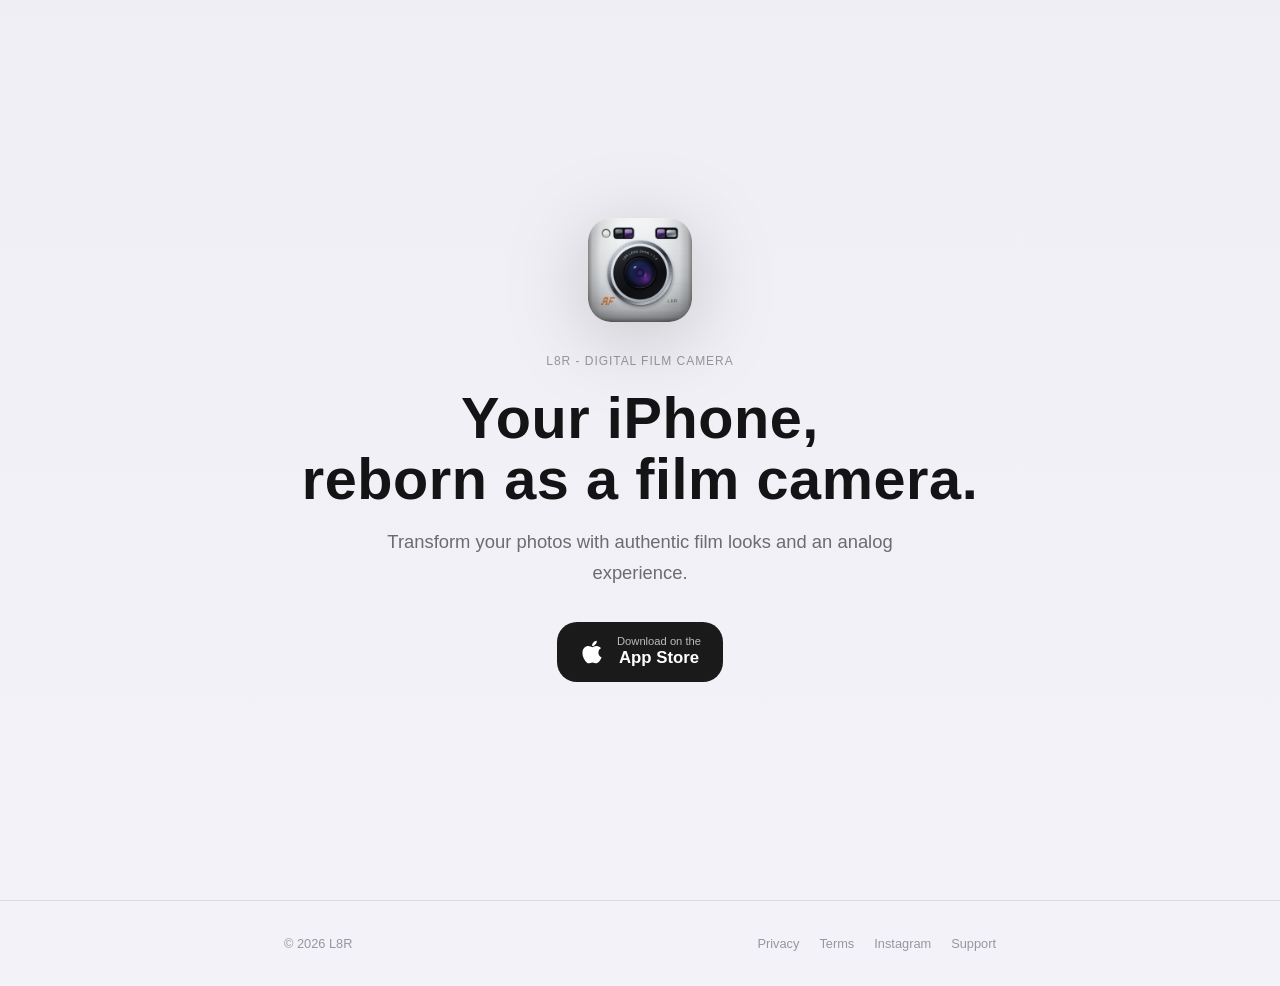
<file: index.html>
<!DOCTYPE html>
<html lang="en">
<head>
	<meta charset="UTF-8" />
	<meta name="viewport" content="width=device-width, initial-scale=1.0" />
	<meta name="theme-color" content="#EFEFF4" />
	<title>L8R, a digital film camera on your iPhone</title>
	<meta name="description" content="L8R turns your iPhone into a digital film camera. Shoot, develop, and relive your photos with authentic film looks." />
	<link rel="canonical" href="https://l8r.camera/" />

	<!-- Open Graph -->
	<meta property="og:type" content="website" />
	<meta property="og:title" content="L8R - Digital Film Camera App" />
	<meta property="og:description" content="Turn your iPhone into a digital film camera. Shoot, develop, and relive your photos." />
	<meta property="og:url" content="https://l8r.camera/" />
	<meta property="og:image" content="https://l8r.camera/assets/logo.png?v=2" />
	<meta name="twitter:card" content="summary_large_image" />

	<link rel="icon" type="image/svg+xml" href="assets/favicon.svg" />
	<link rel="apple-touch-icon" href="assets/logo.png?v=2" />
	<link rel="stylesheet" href="styles.css" />
</head>
<body>
	<main>
		<section class="hero">
			<div class="container">
				<img class="app-icon" src="assets/logo.png?v=2" alt="L8R app icon" width="104" height="104" />
				<p class="eyebrow">L8R - Digital Film Camera</p>
				<h1>Your iPhone,<br />reborn as a film camera.</h1>
				<p class="lede">Transform your photos with authentic film looks and an analog experience.</p>
				<a class="appstore-btn" href="https://apps.apple.com/app/apple-store/id6468926207?pt=123932392&amp;ct=Website&amp;mt=8">
					<svg viewBox="0 0 384 512" fill="currentColor" aria-hidden="true"><path d="M318.7 268.7c-.2-36.7 16.4-64.4 50-84.8-18.8-26.9-47.2-41.7-84.7-44.6-35.5-2.8-74.3 20.7-88.5 20.7-15 0-49.4-19.7-76.4-19.7C63.3 141.2 4 184.8 4 273.5q0 39.3 14.4 81.2c12.8 36.7 59 126.7 107.2 125.2 25.2-.6 43-17.9 75.8-17.9 31.8 0 48.3 17.9 76.4 17.9 48.6-.7 90.4-82.5 102.6-119.3-65.2-30.7-61.7-90-61.7-91.9zm-56.6-164.2c27.3-32.4 24.8-61.9 24-72.5-24.1 1.4-52 16.4-67.9 34.9-17.5 19.8-27.8 44.3-25.6 71.9 26.1 2 49.9-11.4 69.5-34.3z"/></svg>
					<span><span class="small">Download on the</span><span class="big">App Store</span></span>
				</a>
			</div>
		</section>
	</main>

	<footer class="site-footer">
		<div class="container footer-inner">
			<span>© 2026 L8R</span>
			<nav class="footer-links">
				<a href="/privacy">Privacy</a>
				<a href="/terms">Terms</a>
				<a href="https://www.instagram.com/l8r.camera/" rel="noopener" target="_blank">Instagram</a>
				<a href="mailto:support@l8r.camera">Support</a>
			</nav>
		</div>
	</footer>
</body>
</html>
</file>
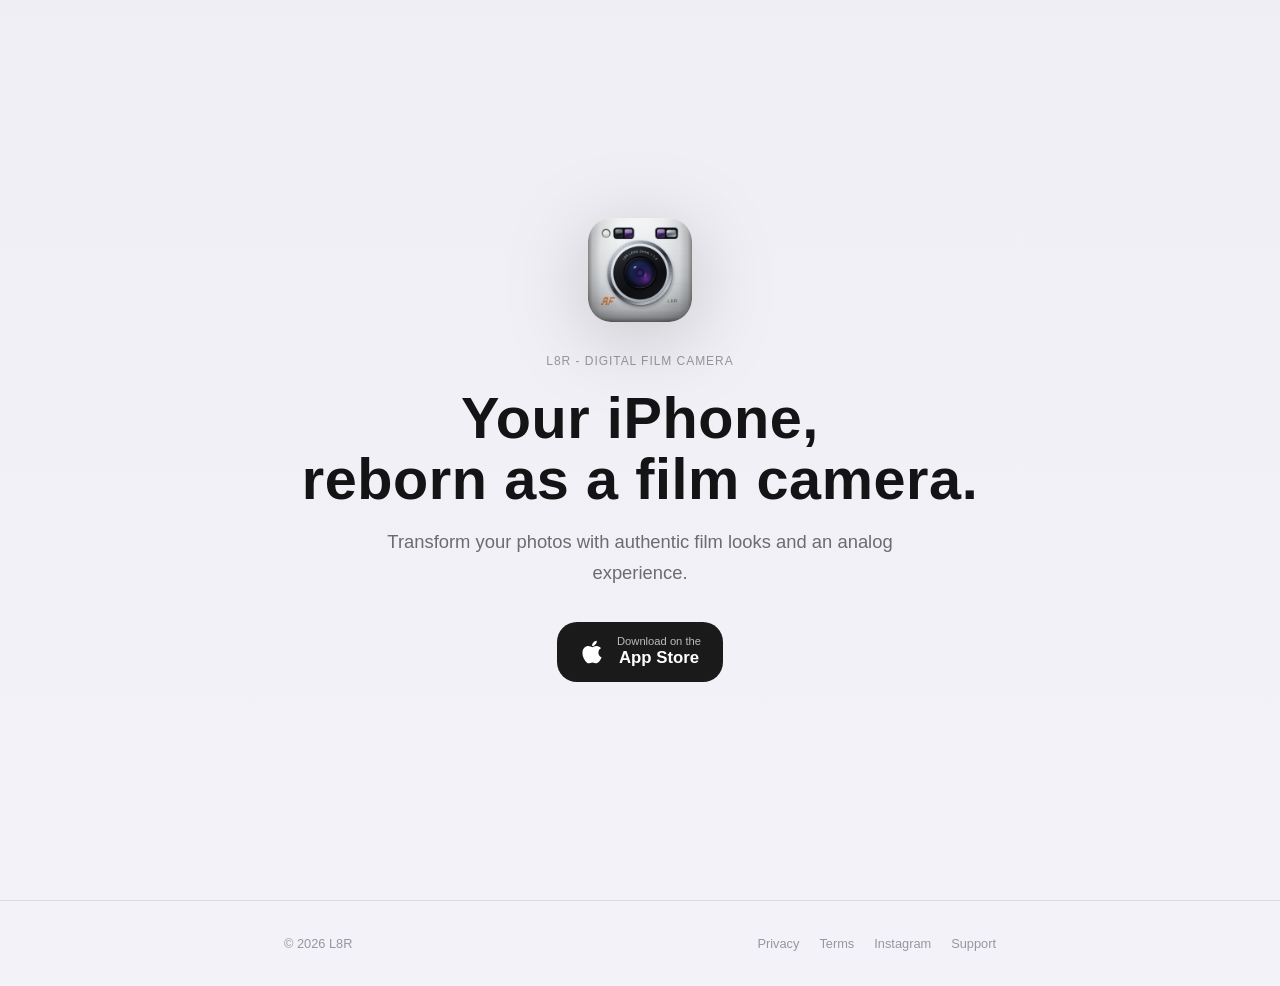
<file: ig-llf-design.html>
<!DOCTYPE html>
<html lang="en">
<head>
	<meta charset="UTF-8" />
	<meta name="viewport" content="width=device-width, initial-scale=1.0" />
	<meta name="theme-color" content="#EFEFF4" />
	<meta name="robots" content="noindex" />
	<title>L8R, a digital film camera on your iPhone</title>
	<meta name="description" content="Get L8R on the App Store." />
	<link rel="icon" type="image/svg+xml" href="assets/favicon.svg" />
	<link rel="apple-touch-icon" href="assets/logo.png?v=2" />
	<link rel="stylesheet" href="styles.css" />
</head>
<body>
	<main>
		<section class="hero">
			<div class="container">
				<img class="app-icon" src="assets/logo.png?v=2" alt="L8R app icon" width="104" height="104" />
				<p class="eyebrow">L8R - Digital Film Camera</p>
				<h1>Your iPhone,<br />reborn as a film camera.</h1>
				<p class="lede">Transform your photos with authentic film looks and an analog experience.</p>
				<a class="appstore-btn" href="https://apps.apple.com/app/apple-store/id6468926207?pt=123932392&amp;ct=ig-llf-design&amp;mt=8">
					<svg viewBox="0 0 384 512" fill="currentColor" aria-hidden="true"><path d="M318.7 268.7c-.2-36.7 16.4-64.4 50-84.8-18.8-26.9-47.2-41.7-84.7-44.6-35.5-2.8-74.3 20.7-88.5 20.7-15 0-49.4-19.7-76.4-19.7C63.3 141.2 4 184.8 4 273.5q0 39.3 14.4 81.2c12.8 36.7 59 126.7 107.2 125.2 25.2-.6 43-17.9 75.8-17.9 31.8 0 48.3 17.9 76.4 17.9 48.6-.7 90.4-82.5 102.6-119.3-65.2-30.7-61.7-90-61.7-91.9zm-56.6-164.2c27.3-32.4 24.8-61.9 24-72.5-24.1 1.4-52 16.4-67.9 34.9-17.5 19.8-27.8 44.3-25.6 71.9 26.1 2 49.9-11.4 69.5-34.3z"/></svg>
					<span><span class="small">Download on the</span><span class="big">App Store</span></span>
				</a>
			</div>
		</section>
	</main>

	<footer class="site-footer">
		<div class="container footer-inner">
			<span>© 2026 L8R</span>
			<nav class="footer-links">
				<a href="/privacy">Privacy</a>
				<a href="/terms">Terms</a>
				<a href="https://www.instagram.com/l8r.camera/" rel="noopener" target="_blank">Instagram</a>
				<a href="mailto:support@l8r.camera">Support</a>
			</nav>
		</div>
	</footer>

</body>
</html>
</file>
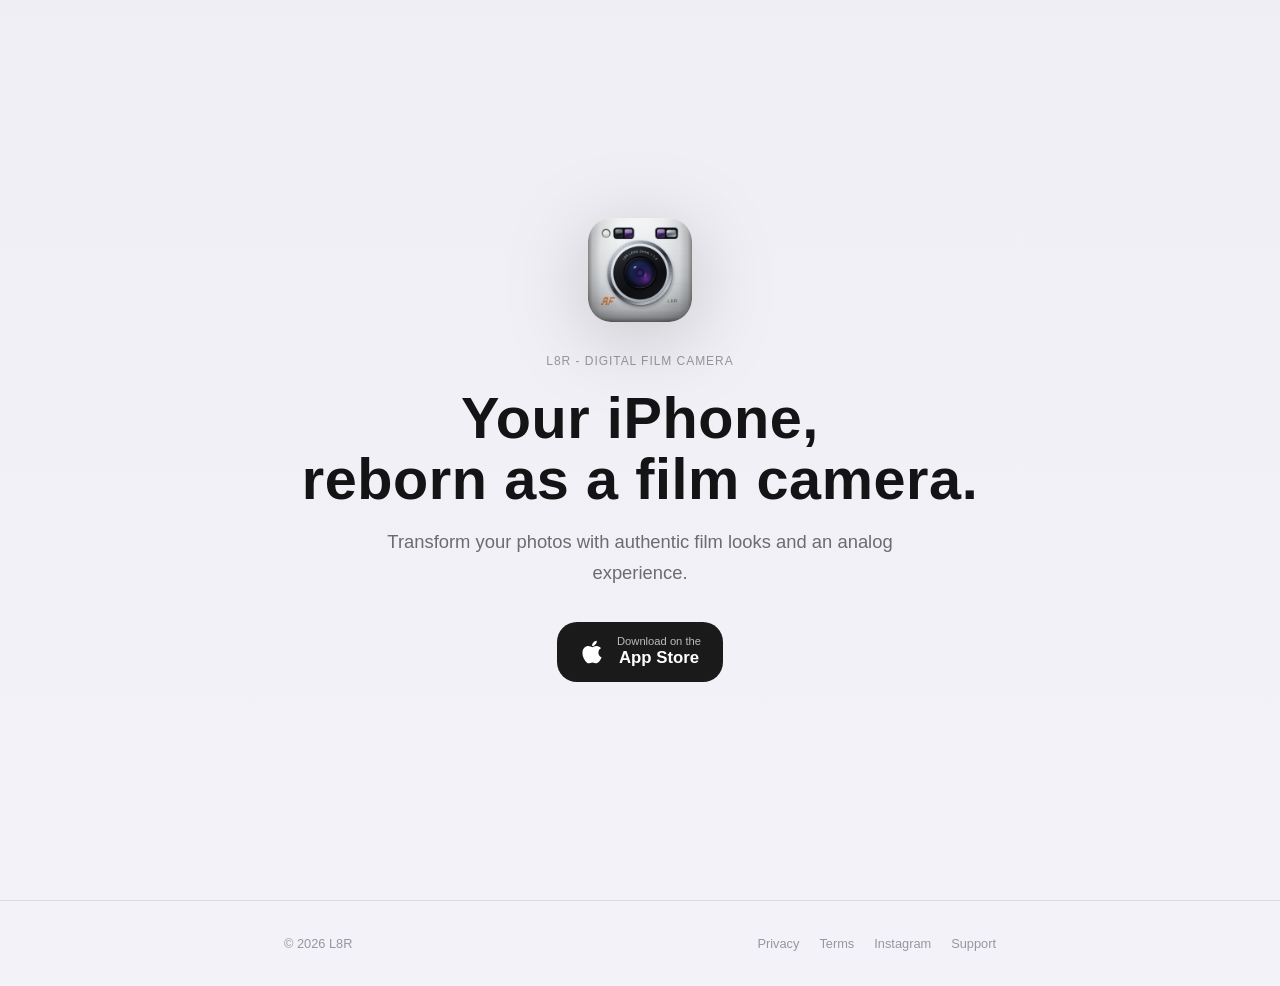
<file: ig-llf-fuji.html>
<!DOCTYPE html>
<html lang="en">
<head>
	<meta charset="UTF-8" />
	<meta name="viewport" content="width=device-width, initial-scale=1.0" />
	<meta name="theme-color" content="#EFEFF4" />
	<meta name="robots" content="noindex" />
	<title>L8R, a digital film camera on your iPhone</title>
	<meta name="description" content="Get L8R on the App Store." />
	<link rel="icon" type="image/svg+xml" href="assets/favicon.svg" />
	<link rel="apple-touch-icon" href="assets/logo.png?v=2" />
	<link rel="stylesheet" href="styles.css" />
</head>
<body>
	<main>
		<section class="hero">
			<div class="container">
				<img class="app-icon" src="assets/logo.png?v=2" alt="L8R app icon" width="104" height="104" />
				<p class="eyebrow">L8R - Digital Film Camera</p>
				<h1>Your iPhone,<br />reborn as a film camera.</h1>
				<p class="lede">Transform your photos with authentic film looks and an analog experience.</p>
				<a class="appstore-btn" href="https://apps.apple.com/app/apple-store/id6468926207?pt=123932392&amp;ct=ig-llf-fuji&amp;mt=8">
					<svg viewBox="0 0 384 512" fill="currentColor" aria-hidden="true"><path d="M318.7 268.7c-.2-36.7 16.4-64.4 50-84.8-18.8-26.9-47.2-41.7-84.7-44.6-35.5-2.8-74.3 20.7-88.5 20.7-15 0-49.4-19.7-76.4-19.7C63.3 141.2 4 184.8 4 273.5q0 39.3 14.4 81.2c12.8 36.7 59 126.7 107.2 125.2 25.2-.6 43-17.9 75.8-17.9 31.8 0 48.3 17.9 76.4 17.9 48.6-.7 90.4-82.5 102.6-119.3-65.2-30.7-61.7-90-61.7-91.9zm-56.6-164.2c27.3-32.4 24.8-61.9 24-72.5-24.1 1.4-52 16.4-67.9 34.9-17.5 19.8-27.8 44.3-25.6 71.9 26.1 2 49.9-11.4 69.5-34.3z"/></svg>
					<span><span class="small">Download on the</span><span class="big">App Store</span></span>
				</a>
			</div>
		</section>
	</main>

	<footer class="site-footer">
		<div class="container footer-inner">
			<span>© 2026 L8R</span>
			<nav class="footer-links">
				<a href="/privacy">Privacy</a>
				<a href="/terms">Terms</a>
				<a href="https://www.instagram.com/l8r.camera/" rel="noopener" target="_blank">Instagram</a>
				<a href="mailto:support@l8r.camera">Support</a>
			</nav>
		</div>
	</footer>

</body>
</html>
</file>
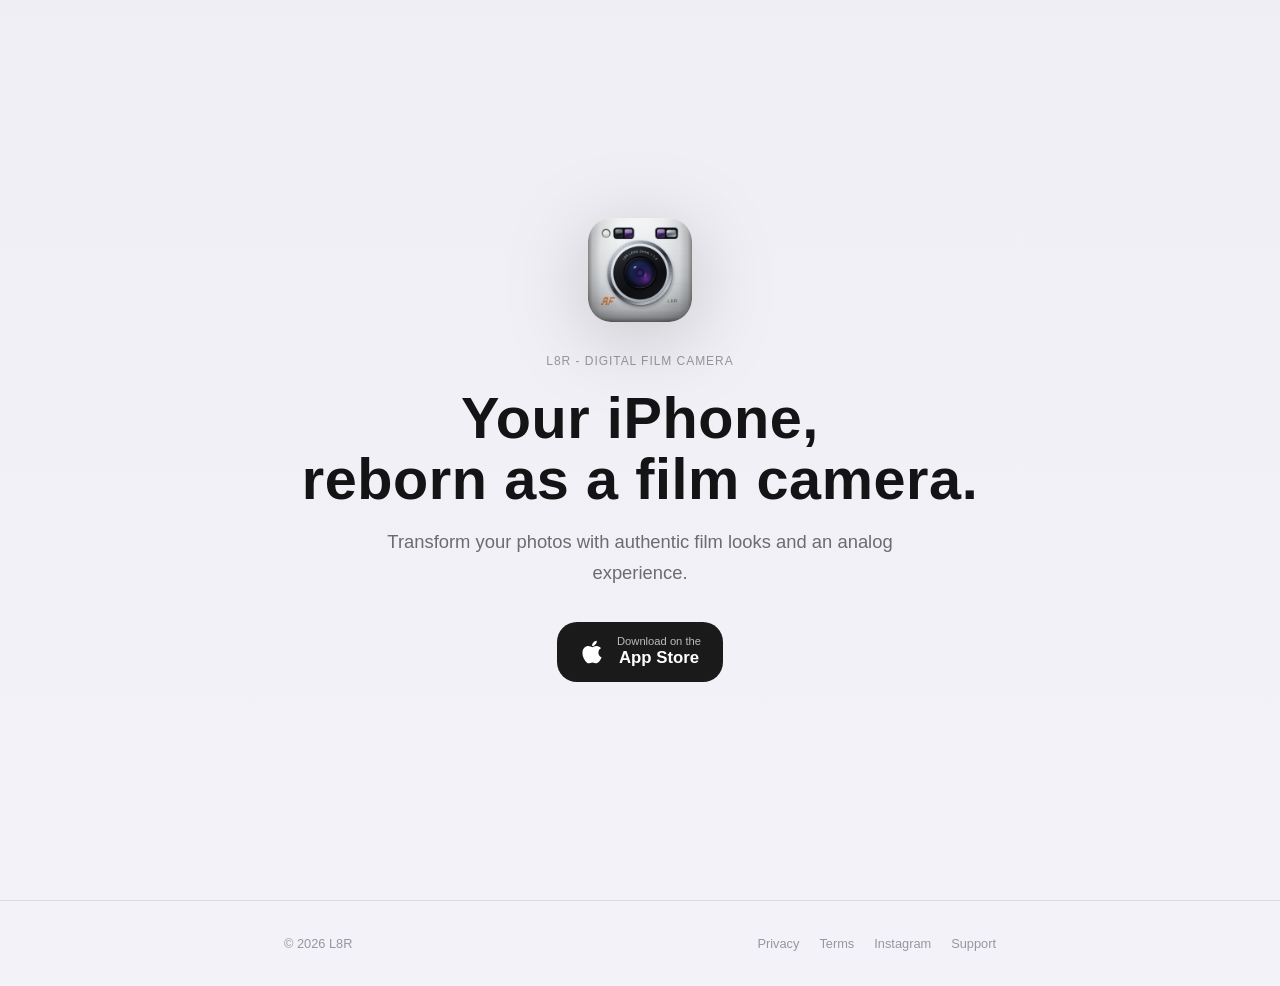
<file: instagram.html>
<!DOCTYPE html>
<html lang="en">
<head>
	<meta charset="UTF-8" />
	<meta name="viewport" content="width=device-width, initial-scale=1.0" />
	<meta name="theme-color" content="#EFEFF4" />
	<meta name="robots" content="noindex" />
	<title>L8R, a digital film camera on your iPhone</title>
	<meta name="description" content="Get L8R on the App Store." />
	<link rel="icon" type="image/svg+xml" href="assets/favicon.svg" />
	<link rel="apple-touch-icon" href="assets/logo.png?v=2" />
	<link rel="stylesheet" href="styles.css" />
</head>
<body>
	<main>
		<section class="hero">
			<div class="container">
				<img class="app-icon" src="assets/logo.png?v=2" alt="L8R app icon" width="104" height="104" />
				<p class="eyebrow">L8R - Digital Film Camera</p>
				<h1>Your iPhone,<br />reborn as a film camera.</h1>
				<p class="lede">Transform your photos with authentic film looks and an analog experience.</p>
				<a class="appstore-btn" href="https://apps.apple.com/app/apple-store/id6468926207?pt=123932392&amp;ct=Instagram&amp;mt=8">
					<svg viewBox="0 0 384 512" fill="currentColor" aria-hidden="true"><path d="M318.7 268.7c-.2-36.7 16.4-64.4 50-84.8-18.8-26.9-47.2-41.7-84.7-44.6-35.5-2.8-74.3 20.7-88.5 20.7-15 0-49.4-19.7-76.4-19.7C63.3 141.2 4 184.8 4 273.5q0 39.3 14.4 81.2c12.8 36.7 59 126.7 107.2 125.2 25.2-.6 43-17.9 75.8-17.9 31.8 0 48.3 17.9 76.4 17.9 48.6-.7 90.4-82.5 102.6-119.3-65.2-30.7-61.7-90-61.7-91.9zm-56.6-164.2c27.3-32.4 24.8-61.9 24-72.5-24.1 1.4-52 16.4-67.9 34.9-17.5 19.8-27.8 44.3-25.6 71.9 26.1 2 49.9-11.4 69.5-34.3z"/></svg>
					<span><span class="small">Download on the</span><span class="big">App Store</span></span>
				</a>
			</div>
		</section>
	</main>

	<footer class="site-footer">
		<div class="container footer-inner">
			<span>© 2026 L8R</span>
			<nav class="footer-links">
				<a href="/privacy">Privacy</a>
				<a href="/terms">Terms</a>
				<a href="https://www.instagram.com/l8r.camera/" rel="noopener" target="_blank">Instagram</a>
				<a href="mailto:support@l8r.camera">Support</a>
			</nav>
		</div>
	</footer>

</body>
</html>
</file>
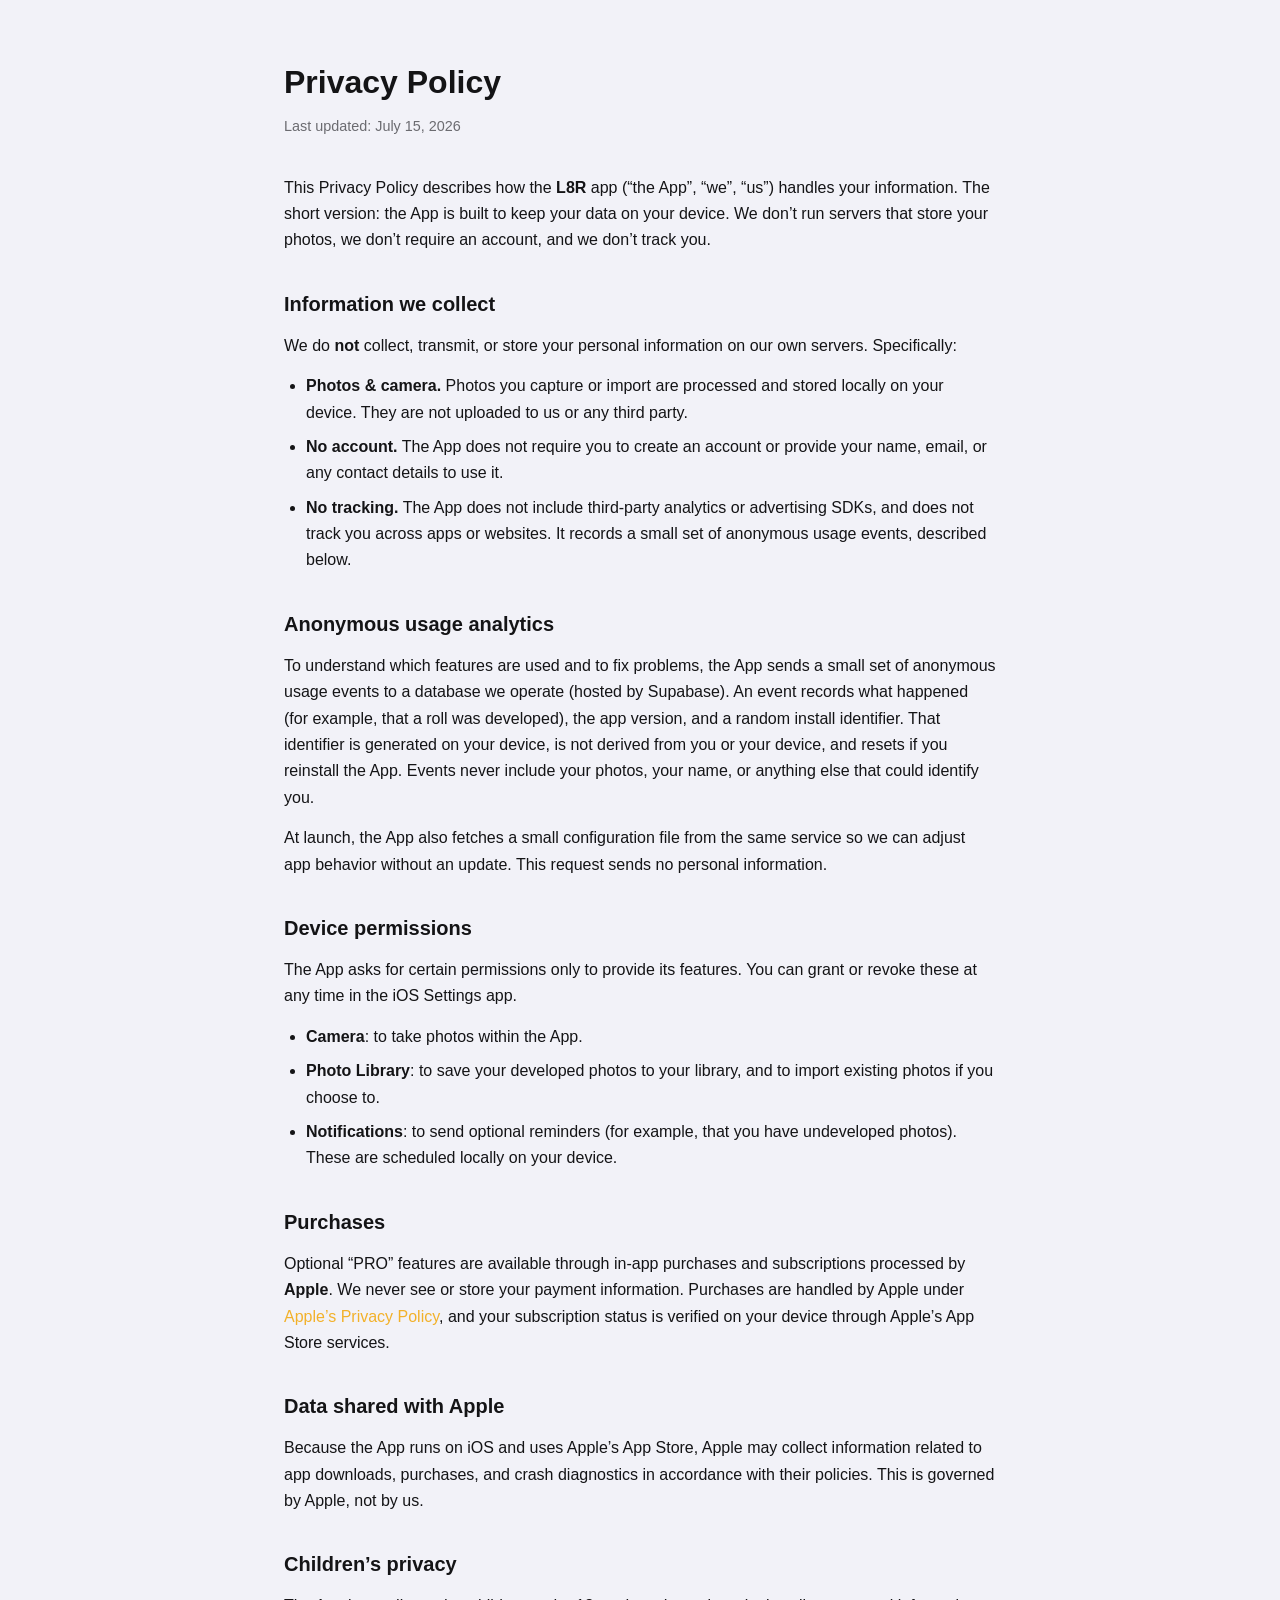
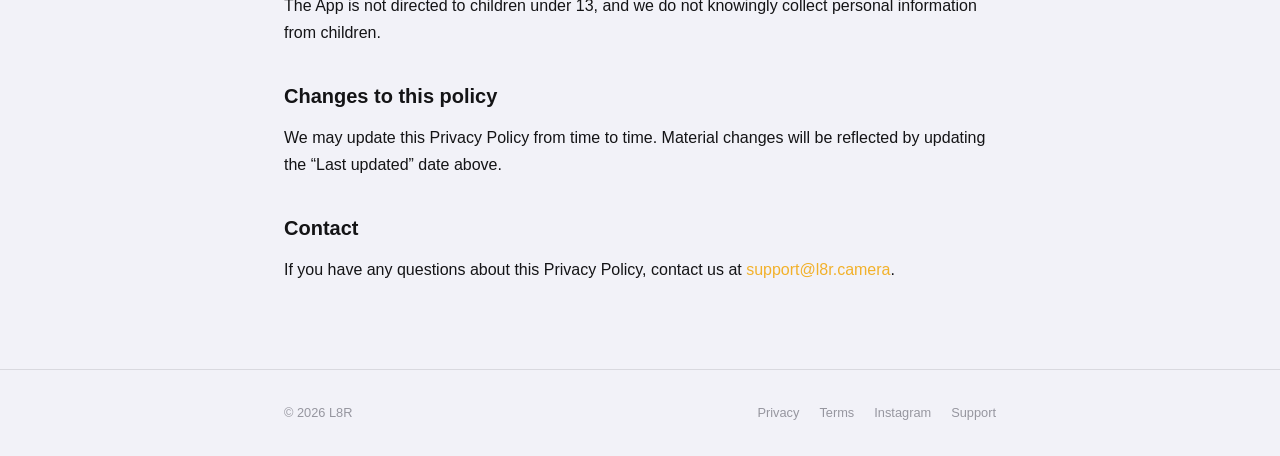
<file: privacy.html>
<!DOCTYPE html>
<html lang="en">
<head>
	<meta charset="UTF-8" />
	<meta name="viewport" content="width=device-width, initial-scale=1.0" />
	<meta name="theme-color" content="#F2F2F7" />
	<title>Privacy Policy · L8R</title>
	<meta name="description" content="Privacy Policy for the L8R iOS app." />
	<link rel="canonical" href="https://l8r.camera/privacy" />
	<link rel="icon" type="image/svg+xml" href="assets/favicon.svg" />
	<link rel="stylesheet" href="styles.css" />
</head>
<body>
	<main class="content">
		<div class="container">
			<h1>Privacy Policy</h1>
			<p class="updated">Last updated: July 15, 2026</p>

			<p>This Privacy Policy describes how the <strong>L8R</strong> app (“the App”, “we”, “us”) handles your information. The short version: the App is built to keep your data on your device. We don’t run servers that store your photos, we don’t require an account, and we don’t track you.</p>

			<h2>Information we collect</h2>
			<p>We do <strong>not</strong> collect, transmit, or store your personal information on our own servers. Specifically:</p>
			<ul>
				<li><strong>Photos &amp; camera.</strong> Photos you capture or import are processed and stored locally on your device. They are not uploaded to us or any third party.</li>
				<li><strong>No account.</strong> The App does not require you to create an account or provide your name, email, or any contact details to use it.</li>
				<li><strong>No tracking.</strong> The App does not include third-party analytics or advertising SDKs, and does not track you across apps or websites. It records a small set of anonymous usage events, described below.</li>
			</ul>

			<h2>Anonymous usage analytics</h2>
			<p>To understand which features are used and to fix problems, the App sends a small set of anonymous usage events to a database we operate (hosted by Supabase). An event records what happened (for example, that a roll was developed), the app version, and a random install identifier. That identifier is generated on your device, is not derived from you or your device, and resets if you reinstall the App. Events never include your photos, your name, or anything else that could identify you.</p>
			<p>At launch, the App also fetches a small configuration file from the same service so we can adjust app behavior without an update. This request sends no personal information.</p>

			<h2>Device permissions</h2>
			<p>The App asks for certain permissions only to provide its features. You can grant or revoke these at any time in the iOS Settings app.</p>
			<ul>
				<li><strong>Camera</strong>: to take photos within the App.</li>
				<li><strong>Photo Library</strong>: to save your developed photos to your library, and to import existing photos if you choose to.</li>
				<li><strong>Notifications</strong>: to send optional reminders (for example, that you have undeveloped photos). These are scheduled locally on your device.</li>
			</ul>

			<h2>Purchases</h2>
			<p>Optional “PRO” features are available through in-app purchases and subscriptions processed by <strong>Apple</strong>. We never see or store your payment information. Purchases are handled by Apple under <a href="https://www.apple.com/legal/privacy/" rel="noopener" target="_blank">Apple’s Privacy Policy</a>, and your subscription status is verified on your device through Apple’s App Store services.</p>

			<h2>Data shared with Apple</h2>
			<p>Because the App runs on iOS and uses Apple’s App Store, Apple may collect information related to app downloads, purchases, and crash diagnostics in accordance with their policies. This is governed by Apple, not by us.</p>

			<h2>Children’s privacy</h2>
			<p>The App is not directed to children under 13, and we do not knowingly collect personal information from children.</p>

			<h2>Changes to this policy</h2>
			<p>We may update this Privacy Policy from time to time. Material changes will be reflected by updating the “Last updated” date above.</p>

			<h2>Contact</h2>
			<p>If you have any questions about this Privacy Policy, contact us at <a href="mailto:support@l8r.camera">support@l8r.camera</a>.</p>
		</div>
	</main>

	<footer class="site-footer">
		<div class="container footer-inner">
			<a href="/">© 2026 L8R</a>
			<nav class="footer-links">
				<a href="/privacy">Privacy</a>
				<a href="/terms">Terms</a>
				<a href="https://www.instagram.com/l8r.camera/" rel="noopener" target="_blank">Instagram</a>
				<a href="mailto:support@l8r.camera">Support</a>
			</nav>
		</div>
	</footer>
</body>
</html>
</file>
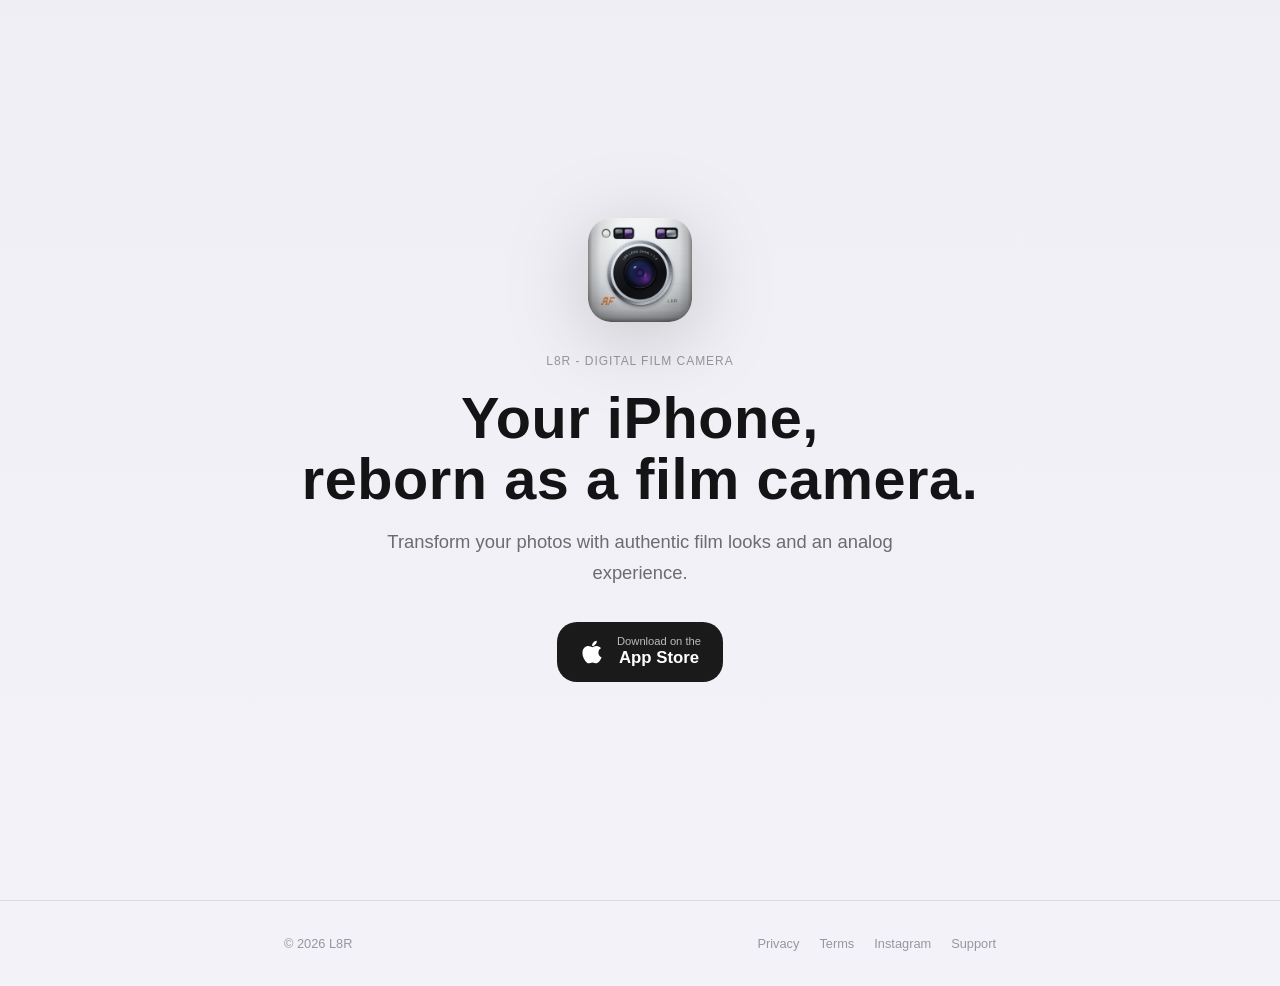
<file: reddit.html>
<!DOCTYPE html>
<html lang="en">
<head>
	<meta charset="UTF-8" />
	<meta name="viewport" content="width=device-width, initial-scale=1.0" />
	<meta name="theme-color" content="#EFEFF4" />
	<meta name="robots" content="noindex" />
	<title>L8R, a digital film camera on your iPhone</title>
	<meta name="description" content="Get L8R on the App Store." />
	<link rel="icon" type="image/svg+xml" href="assets/favicon.svg" />
	<link rel="apple-touch-icon" href="assets/logo.png?v=2" />
	<link rel="stylesheet" href="styles.css" />
</head>
<body>
	<main>
		<section class="hero">
			<div class="container">
				<img class="app-icon" src="assets/logo.png?v=2" alt="L8R app icon" width="104" height="104" />
				<p class="eyebrow">L8R - Digital Film Camera</p>
				<h1>Your iPhone,<br />reborn as a film camera.</h1>
				<p class="lede">Transform your photos with authentic film looks and an analog experience.</p>
				<a class="appstore-btn" href="https://apps.apple.com/app/apple-store/id6468926207?pt=123932392&amp;ct=Reddit&amp;mt=8">
					<svg viewBox="0 0 384 512" fill="currentColor" aria-hidden="true"><path d="M318.7 268.7c-.2-36.7 16.4-64.4 50-84.8-18.8-26.9-47.2-41.7-84.7-44.6-35.5-2.8-74.3 20.7-88.5 20.7-15 0-49.4-19.7-76.4-19.7C63.3 141.2 4 184.8 4 273.5q0 39.3 14.4 81.2c12.8 36.7 59 126.7 107.2 125.2 25.2-.6 43-17.9 75.8-17.9 31.8 0 48.3 17.9 76.4 17.9 48.6-.7 90.4-82.5 102.6-119.3-65.2-30.7-61.7-90-61.7-91.9zm-56.6-164.2c27.3-32.4 24.8-61.9 24-72.5-24.1 1.4-52 16.4-67.9 34.9-17.5 19.8-27.8 44.3-25.6 71.9 26.1 2 49.9-11.4 69.5-34.3z"/></svg>
					<span><span class="small">Download on the</span><span class="big">App Store</span></span>
				</a>
			</div>
		</section>
	</main>

	<footer class="site-footer">
		<div class="container footer-inner">
			<span>© 2026 L8R</span>
			<nav class="footer-links">
				<a href="/privacy">Privacy</a>
				<a href="/terms">Terms</a>
				<a href="https://www.instagram.com/l8r.camera/" rel="noopener" target="_blank">Instagram</a>
				<a href="mailto:support@l8r.camera">Support</a>
			</nav>
		</div>
	</footer>

</body>
</html>
</file>
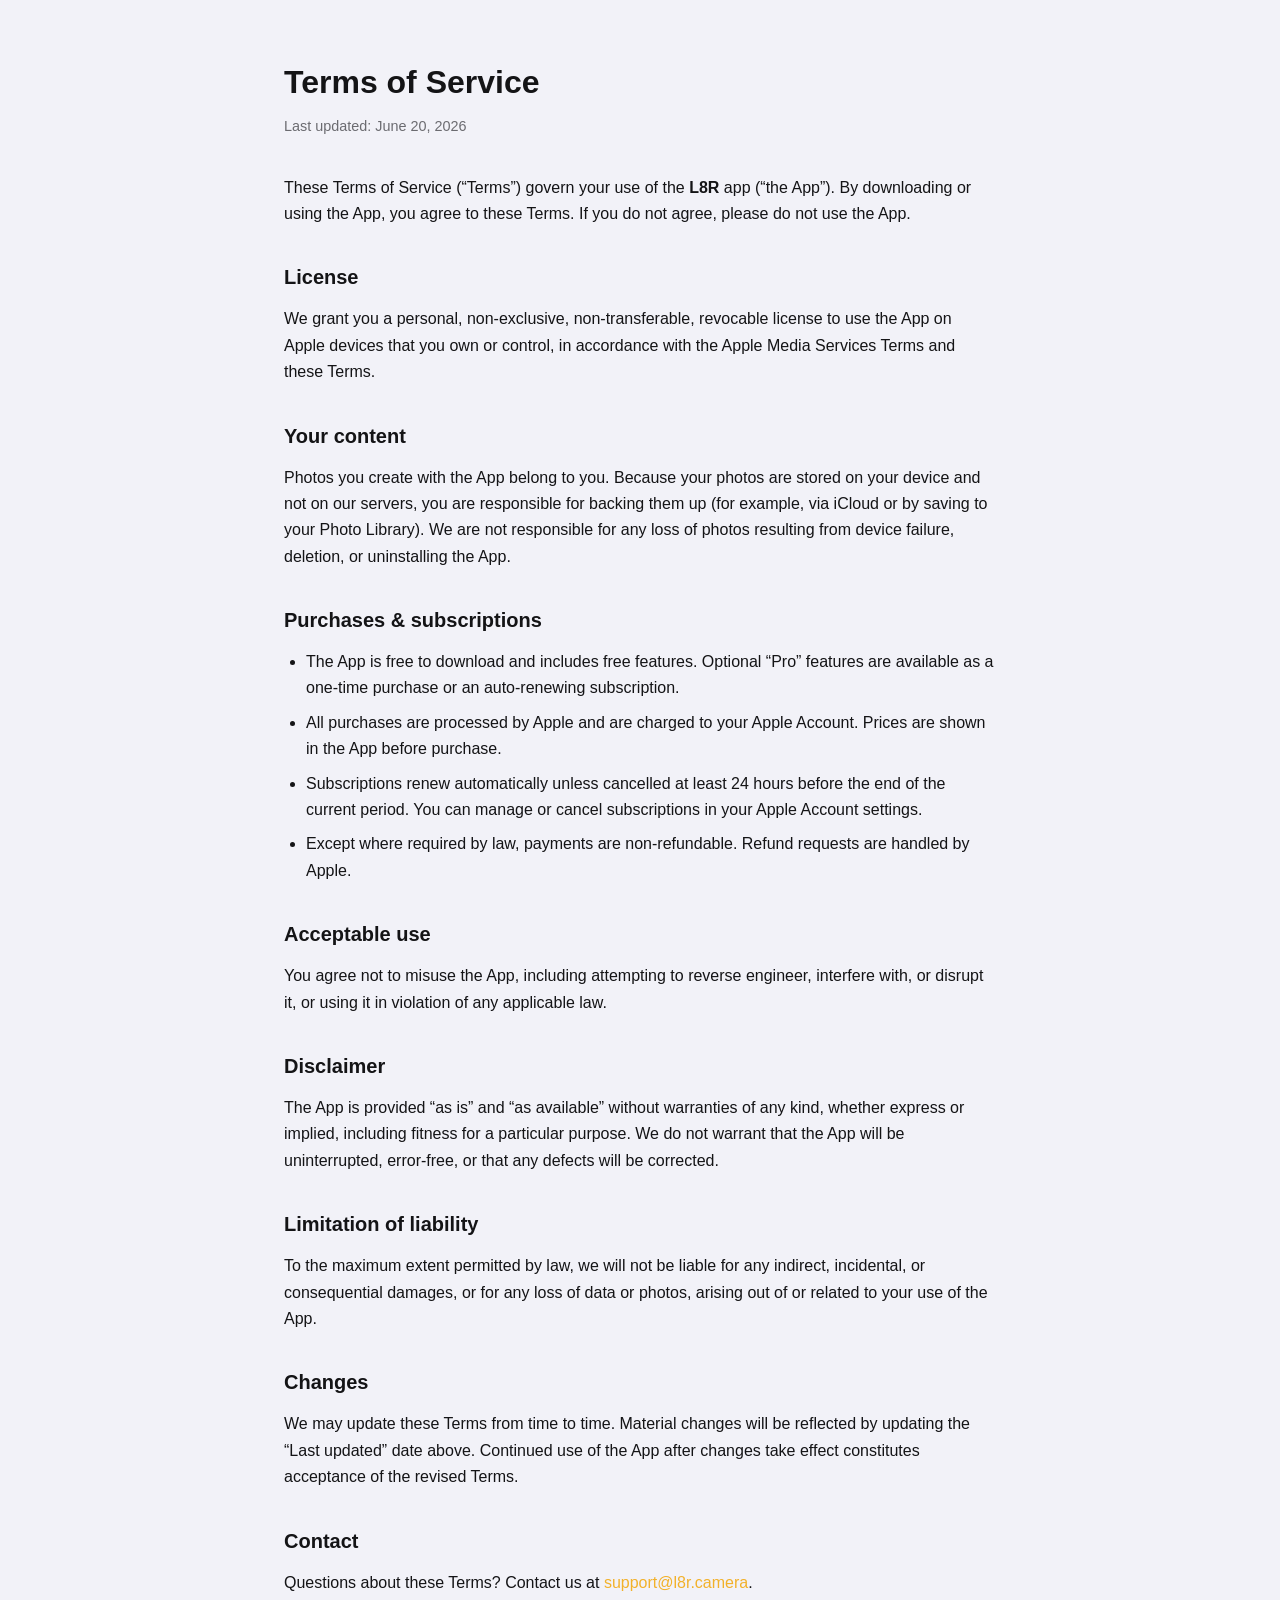
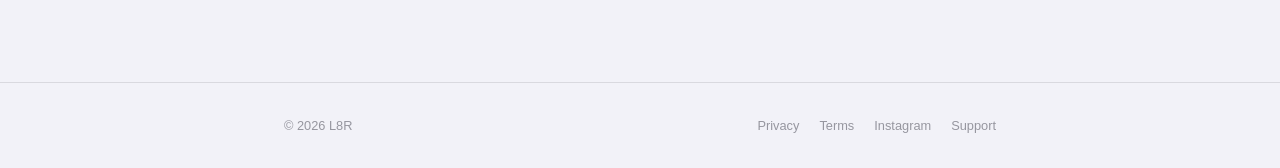
<file: terms.html>
<!DOCTYPE html>
<html lang="en">
<head>
	<meta charset="UTF-8" />
	<meta name="viewport" content="width=device-width, initial-scale=1.0" />
	<meta name="theme-color" content="#F2F2F7" />
	<title>Terms of Service · L8R</title>
	<meta name="description" content="Terms of Service for the L8R iOS app." />
	<link rel="canonical" href="https://l8r.camera/terms" />
	<link rel="icon" type="image/svg+xml" href="assets/favicon.svg" />
	<link rel="stylesheet" href="styles.css" />
</head>
<body>
	<main class="content">
		<div class="container">
			<h1>Terms of Service</h1>
			<p class="updated">Last updated: June 20, 2026</p>

			<p>These Terms of Service (“Terms”) govern your use of the <strong>L8R</strong> app (“the App”). By downloading or using the App, you agree to these Terms. If you do not agree, please do not use the App.</p>

			<h2>License</h2>
			<p>We grant you a personal, non-exclusive, non-transferable, revocable license to use the App on Apple devices that you own or control, in accordance with the Apple Media Services Terms and these Terms.</p>

			<h2>Your content</h2>
			<p>Photos you create with the App belong to you. Because your photos are stored on your device and not on our servers, you are responsible for backing them up (for example, via iCloud or by saving to your Photo Library). We are not responsible for any loss of photos resulting from device failure, deletion, or uninstalling the App.</p>

			<h2>Purchases &amp; subscriptions</h2>
			<ul>
				<li>The App is free to download and includes free features. Optional “Pro” features are available as a one-time purchase or an auto-renewing subscription.</li>
				<li>All purchases are processed by Apple and are charged to your Apple Account. Prices are shown in the App before purchase.</li>
				<li>Subscriptions renew automatically unless cancelled at least 24 hours before the end of the current period. You can manage or cancel subscriptions in your Apple Account settings.</li>
				<li>Except where required by law, payments are non-refundable. Refund requests are handled by Apple.</li>
			</ul>

			<h2>Acceptable use</h2>
			<p>You agree not to misuse the App, including attempting to reverse engineer, interfere with, or disrupt it, or using it in violation of any applicable law.</p>

			<h2>Disclaimer</h2>
			<p>The App is provided “as is” and “as available” without warranties of any kind, whether express or implied, including fitness for a particular purpose. We do not warrant that the App will be uninterrupted, error-free, or that any defects will be corrected.</p>

			<h2>Limitation of liability</h2>
			<p>To the maximum extent permitted by law, we will not be liable for any indirect, incidental, or consequential damages, or for any loss of data or photos, arising out of or related to your use of the App.</p>

			<h2>Changes</h2>
			<p>We may update these Terms from time to time. Material changes will be reflected by updating the “Last updated” date above. Continued use of the App after changes take effect constitutes acceptance of the revised Terms.</p>

			<h2>Contact</h2>
			<p>Questions about these Terms? Contact us at <a href="mailto:support@l8r.camera">support@l8r.camera</a>.</p>
		</div>
	</main>

	<footer class="site-footer">
		<div class="container footer-inner">
			<a href="/">© 2026 L8R</a>
			<nav class="footer-links">
				<a href="/privacy">Privacy</a>
				<a href="/terms">Terms</a>
				<a href="https://www.instagram.com/l8r.camera/" rel="noopener" target="_blank">Instagram</a>
				<a href="mailto:support@l8r.camera">Support</a>
			</nav>
		</div>
	</footer>
</body>
</html>
</file>
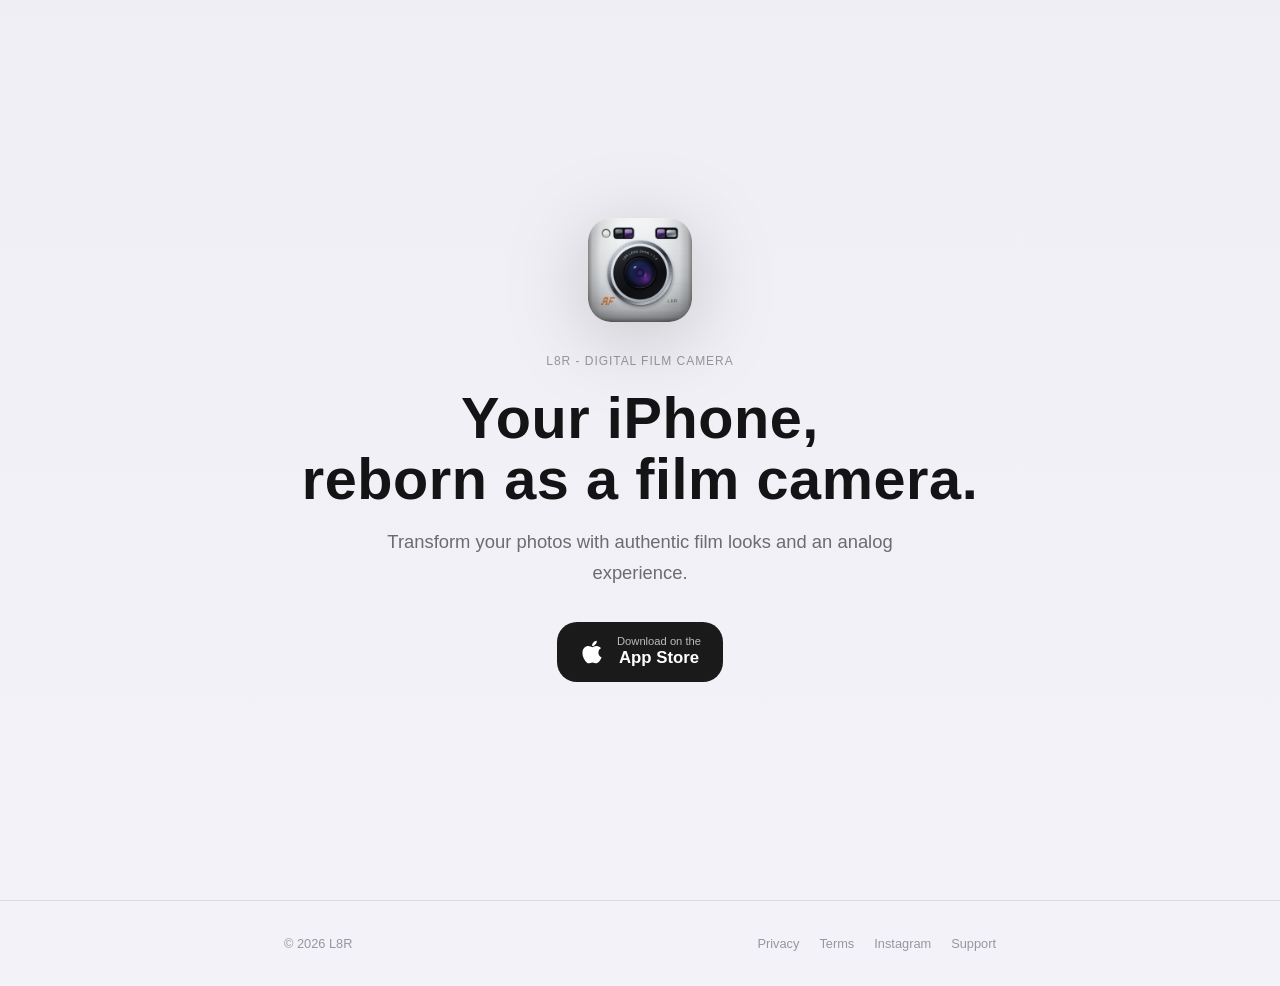
<file: threads.html>
<!DOCTYPE html>
<html lang="en">
<head>
	<meta charset="UTF-8" />
	<meta name="viewport" content="width=device-width, initial-scale=1.0" />
	<meta name="theme-color" content="#EFEFF4" />
	<meta name="robots" content="noindex" />
	<title>L8R, a digital film camera on your iPhone</title>
	<meta name="description" content="Get L8R on the App Store." />
	<link rel="icon" type="image/svg+xml" href="assets/favicon.svg" />
	<link rel="apple-touch-icon" href="assets/logo.png?v=2" />
	<link rel="stylesheet" href="styles.css" />
</head>
<body>
	<main>
		<section class="hero">
			<div class="container">
				<img class="app-icon" src="assets/logo.png?v=2" alt="L8R app icon" width="104" height="104" />
				<p class="eyebrow">L8R - Digital Film Camera</p>
				<h1>Your iPhone,<br />reborn as a film camera.</h1>
				<p class="lede">Transform your photos with authentic film looks and an analog experience.</p>
				<a class="appstore-btn" href="https://apps.apple.com/app/apple-store/id6468926207?pt=123932392&amp;ct=Threads&amp;mt=8">
					<svg viewBox="0 0 384 512" fill="currentColor" aria-hidden="true"><path d="M318.7 268.7c-.2-36.7 16.4-64.4 50-84.8-18.8-26.9-47.2-41.7-84.7-44.6-35.5-2.8-74.3 20.7-88.5 20.7-15 0-49.4-19.7-76.4-19.7C63.3 141.2 4 184.8 4 273.5q0 39.3 14.4 81.2c12.8 36.7 59 126.7 107.2 125.2 25.2-.6 43-17.9 75.8-17.9 31.8 0 48.3 17.9 76.4 17.9 48.6-.7 90.4-82.5 102.6-119.3-65.2-30.7-61.7-90-61.7-91.9zm-56.6-164.2c27.3-32.4 24.8-61.9 24-72.5-24.1 1.4-52 16.4-67.9 34.9-17.5 19.8-27.8 44.3-25.6 71.9 26.1 2 49.9-11.4 69.5-34.3z"/></svg>
					<span><span class="small">Download on the</span><span class="big">App Store</span></span>
				</a>
			</div>
		</section>
	</main>

	<footer class="site-footer">
		<div class="container footer-inner">
			<span>© 2026 L8R</span>
			<nav class="footer-links">
				<a href="/privacy">Privacy</a>
				<a href="/terms">Terms</a>
				<a href="https://www.instagram.com/l8r.camera/" rel="noopener" target="_blank">Instagram</a>
				<a href="mailto:support@l8r.camera">Support</a>
			</nav>
		</div>
	</footer>

</body>
</html>
</file>
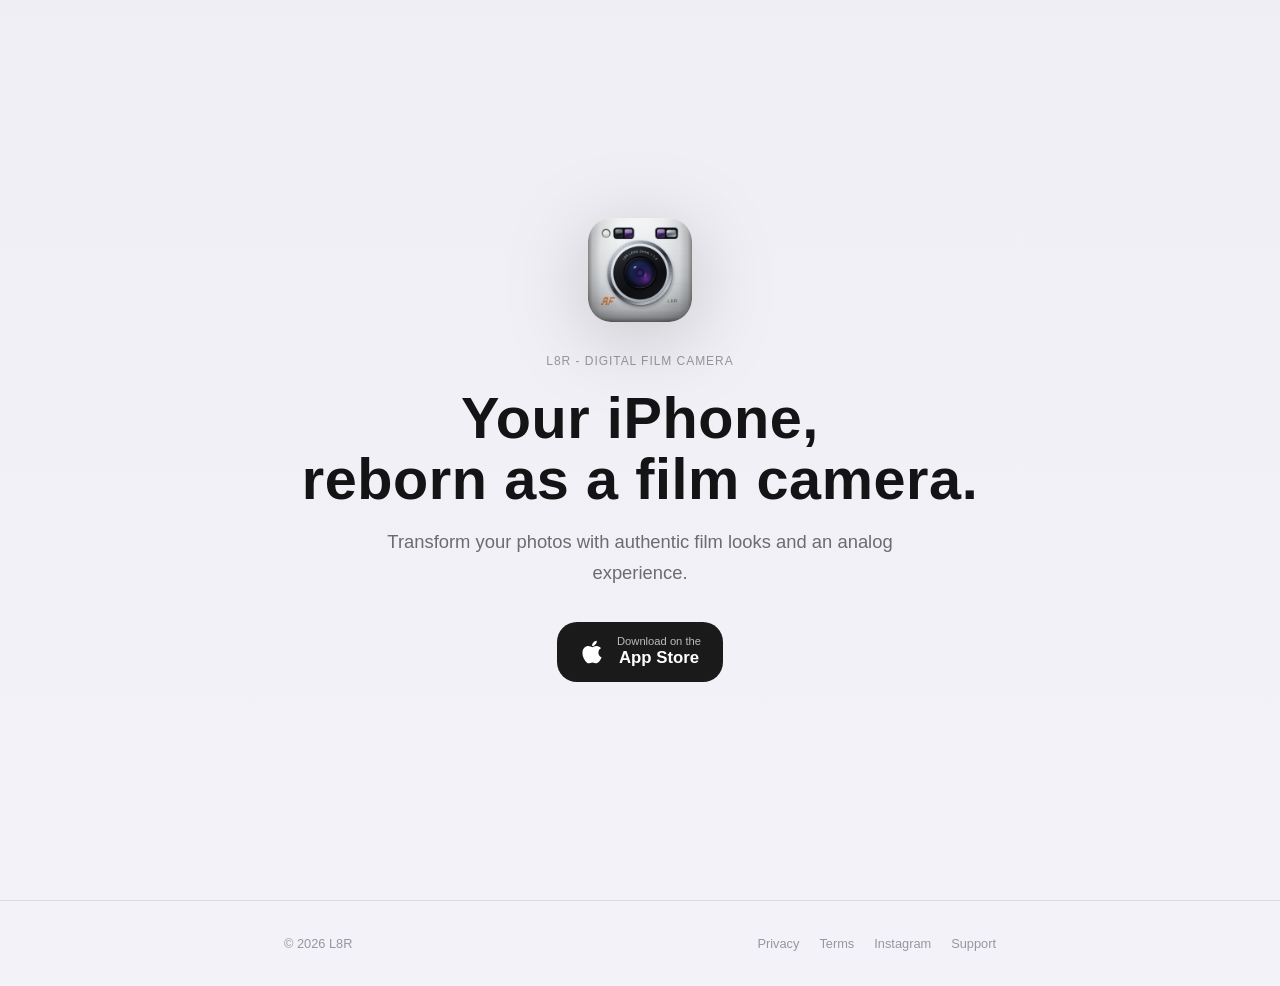
<file: x.html>
<!DOCTYPE html>
<html lang="en">
<head>
	<meta charset="UTF-8" />
	<meta name="viewport" content="width=device-width, initial-scale=1.0" />
	<meta name="theme-color" content="#EFEFF4" />
	<meta name="robots" content="noindex" />
	<title>L8R, a digital film camera on your iPhone</title>
	<meta name="description" content="Get L8R on the App Store." />
	<link rel="icon" type="image/svg+xml" href="assets/favicon.svg" />
	<link rel="apple-touch-icon" href="assets/logo.png?v=2" />
	<link rel="stylesheet" href="styles.css" />
</head>
<body>
	<main>
		<section class="hero">
			<div class="container">
				<img class="app-icon" src="assets/logo.png?v=2" alt="L8R app icon" width="104" height="104" />
				<p class="eyebrow">L8R - Digital Film Camera</p>
				<h1>Your iPhone,<br />reborn as a film camera.</h1>
				<p class="lede">Transform your photos with authentic film looks and an analog experience.</p>
				<a class="appstore-btn" href="https://apps.apple.com/app/apple-store/id6468926207?pt=123932392&amp;ct=X&amp;mt=8">
					<svg viewBox="0 0 384 512" fill="currentColor" aria-hidden="true"><path d="M318.7 268.7c-.2-36.7 16.4-64.4 50-84.8-18.8-26.9-47.2-41.7-84.7-44.6-35.5-2.8-74.3 20.7-88.5 20.7-15 0-49.4-19.7-76.4-19.7C63.3 141.2 4 184.8 4 273.5q0 39.3 14.4 81.2c12.8 36.7 59 126.7 107.2 125.2 25.2-.6 43-17.9 75.8-17.9 31.8 0 48.3 17.9 76.4 17.9 48.6-.7 90.4-82.5 102.6-119.3-65.2-30.7-61.7-90-61.7-91.9zm-56.6-164.2c27.3-32.4 24.8-61.9 24-72.5-24.1 1.4-52 16.4-67.9 34.9-17.5 19.8-27.8 44.3-25.6 71.9 26.1 2 49.9-11.4 69.5-34.3z"/></svg>
					<span><span class="small">Download on the</span><span class="big">App Store</span></span>
				</a>
			</div>
		</section>
	</main>

	<footer class="site-footer">
		<div class="container footer-inner">
			<span>© 2026 L8R</span>
			<nav class="footer-links">
				<a href="/privacy">Privacy</a>
				<a href="/terms">Terms</a>
				<a href="https://www.instagram.com/l8r.camera/" rel="noopener" target="_blank">Instagram</a>
				<a href="mailto:support@l8r.camera">Support</a>
			</nav>
		</div>
	</footer>

</body>
</html>
</file>
<file: styles.css>
/* L8R site styles, matched to the app's color tokens (Assets.xcassets/Colors/UI) */

:root {
	--bg: #f2f2f7;              /* background */
	--bg-soft: #ebebf0;         /* secondaryBackground */
	--surface: #ffffff;         /* tertiaryBackground */
	--text: #141416;            /* label */
	--text-dim: #6b6b70;        /* secondaryLabel */
	--text-faint: #96969e;      /* tertiaryLabel */
	--accent: #e8b44a;          /* accent, warm amber */
	--border: rgba(0, 0, 0, 0.1); /* separator */
	--max-width: 760px;
	--radius: 20px;
	font-size: 16px;
	color-scheme: light;
}

/* App tokens are authored in Display P3; match them exactly where supported. */
@supports (color: color(display-p3 1 1 1)) {
	:root {
		--bg: color(display-p3 0.949 0.949 0.969);
		--bg-soft: color(display-p3 0.922 0.922 0.941);
		--surface: color(display-p3 1 1 1);
		--text: color(display-p3 0.078 0.078 0.086);
		--text-dim: color(display-p3 0.420 0.420 0.439);
		--text-faint: color(display-p3 0.588 0.588 0.620);
		--accent: color(display-p3 0.910 0.706 0.290);
		--border: color(display-p3 0 0 0 / 0.1);
	}
}

* { box-sizing: border-box; margin: 0; padding: 0; }

html { scroll-behavior: smooth; background: var(--bg); }

body {
	background: var(--bg);
	color: var(--text);
	font-family: -apple-system, BlinkMacSystemFont, "Segoe UI", Roboto, Helvetica, Arial, sans-serif;
	line-height: 1.65;
	-webkit-font-smoothing: antialiased;
	min-height: 100vh;
	display: flex;
	flex-direction: column;
}

/* Titles are semibold since the app's 7.6.0 type pass (title style). */
h1, h2, h3 { font-weight: 600; }

a { color: var(--text); text-decoration: none; }
a:hover { text-decoration: underline; }

/* Mechanical caps labels, the app's caption style. */
.caption {
	font-size: 0.75rem;
	font-weight: 500;
	text-transform: uppercase;
	letter-spacing: 0.08em;
}

.container {
	width: 100%;
	max-width: var(--max-width);
	margin: 0 auto;
	padding: 0 24px;
}

/* Hero */
.hero {
	min-height: 100vh;
	min-height: 100svh;
	display: flex;
	flex-direction: column;
	justify-content: center;
	text-align: center;
	padding: 40px 0;
	background: linear-gradient(180deg, color-mix(in srgb, var(--bg-soft) 50%, transparent), var(--bg));
}
.app-icon {
	width: 104px;
	height: 104px;
	display: block;
	margin: 0 auto 30px;
	border-radius: 22.4%;
	filter: drop-shadow(0 14px 40px rgba(0, 0, 0, 0.18));
}
.hero .eyebrow {
	color: var(--text-faint);
	font-size: 0.75rem;
	font-weight: 500;
	letter-spacing: 0.08em;
	text-transform: uppercase;
}
.hero h1 {
	font-size: clamp(2.4rem, 7vw, 3.6rem);
	line-height: 1.05;
	margin: 16px 0 18px;
	letter-spacing: 0.01em;
}
.hero p.lede {
	color: var(--text-dim);
	font-size: 1.15rem;
	max-width: 540px;
	margin: 0 auto 34px;
}

/* App Store button: the app's RectangleButton: dark slab, white text
   since the 7.7.0 light pass, radius 20 and semibold label. */
.appstore-btn {
	display: inline-flex;
	align-items: center;
	gap: 12px;
	background: #1a1a1a;
	color: #ffffff;
	padding: 14px 22px;
	border-radius: 20px;
	font-weight: 600;
	font-size: 1.02rem;
	transition: transform 0.15s ease, opacity 0.15s ease;
}
.appstore-btn:hover { transform: translateY(-2px); text-decoration: none; opacity: 0.92; }
.appstore-btn svg { width: 26px; height: 26px; }
.appstore-btn .small { display: block; font-size: 0.7rem; font-weight: 500; opacity: 0.7; line-height: 1; margin-bottom: 2px; }
.appstore-btn .big { display: block; font-size: 1.05rem; line-height: 1.1; }

/* Download redirect page hint (in-app browser escape). */
.hint {
	color: var(--text-dim);
	font-size: 0.9rem;
	max-width: 360px;
	margin: 26px auto 0;
}
.hint strong { color: var(--text); font-weight: 500; }

/* Legal / content pages */
.content { padding: 56px 0 72px; flex: 1; }
.content h1 { font-size: 2rem; margin-bottom: 6px; }
.content .updated { color: var(--text-dim); font-size: 0.9rem; margin-bottom: 36px; }
.content h2 { font-size: 1.25rem; margin: 34px 0 12px; }
.content p, .content li { color: var(--text); }
.content p { margin-bottom: 14px; }
.content ul { margin: 0 0 14px 22px; }
.content li { margin-bottom: 8px; }
.content a { color: var(--accent); word-break: break-word; }

/* Footer: quiet sentence case, like the app's legal row (the caps went
   with the 7.6.0 sentence-case pass). */
.site-footer {
	border-top: 1px solid var(--border);
	padding: 32px 0;
	color: var(--text-faint);
	font-size: 0.8rem;
	font-weight: 500;
}
.footer-inner {
	display: flex;
	flex-wrap: wrap;
	gap: 14px;
	align-items: center;
	justify-content: space-between;
}
.footer-links { display: flex; gap: 20px; flex-wrap: wrap; }
.footer-links a, .footer-inner > a { color: var(--text-faint); }
.footer-links a:hover, .footer-inner > a:hover { color: var(--text); text-decoration: none; }

@media (max-width: 520px) {
	.hero { padding: 32px 0; }
}
</file>
